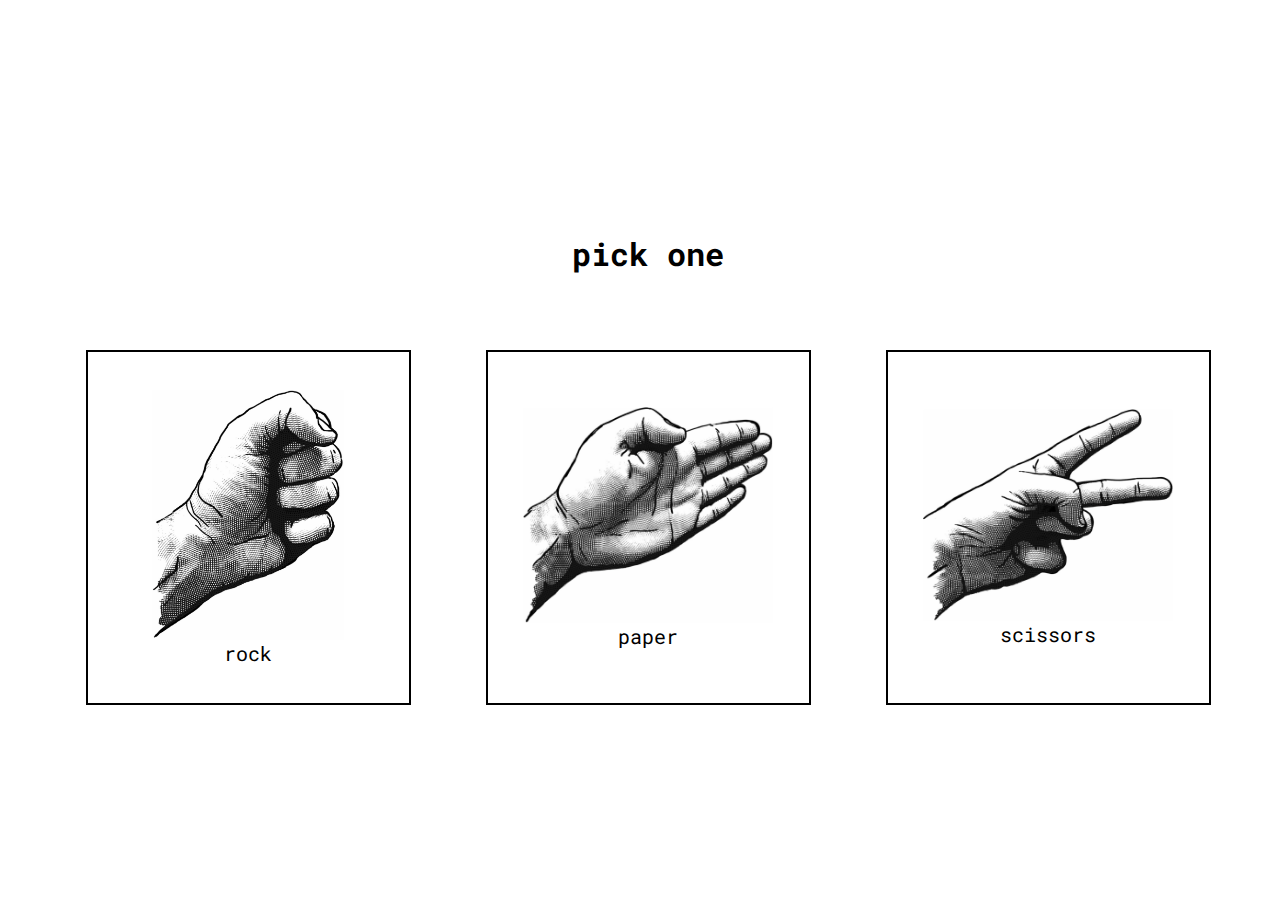
<file: index.html>
<!DOCTYPE html>
<html lang="en">

<head>
  <meta charset="UTF-8">
  <meta http-equiv="X-UA-Compatible" content="IE=edge">
  <meta name="viewport" content="width=device-width, initial-scale=1.0">
  <title>12 - Rock, Paper, Scissors || Advent of JavaScript</title>
  <link rel="stylesheet" href="./styles.css" />
</head>

<body>

  <div class="wrapper">
    <h1>pick one</h1>
    <ul>
      <li class="pick-one">
        <button>
          <img src="./images/rock.png" alt="Rock" />
          rock
        </button>
      </li>
      <li class="pick-one">
        <button>
          <img src="./images/paper.png" alt="Paper" />
          paper
        </button>
      </li>
      <li class="pick-one">
        <button>
          <img src="./images/scissors.png" alt="Scissors" />
          scissors
        </button>
      </li>
    </ul>
  </div>
  <script src="app.js"></script>
</body>

</html>
</file>
<file: styles.css>
@import url('https://fonts.googleapis.com/css2?family=Roboto+Mono:wght@700&display=swap');

body {
  min-width: 100vw;
  min-height: 100vh;
  font-family: 'Roboto Mono', monospace;
  display: flex;
  justify-content: center;
  align-items: center;
}

.wrapper {

}

h1 {
  font-weight: bold;
  font-size: 2rem;
  text-align: center;;
  margin-bottom: 75px;
}

ul {
  list-style-type: none;
  padding: 0;
  margin: 0;
  display: flex;
  gap: 75px;
}

li.pick-one {
  display: flex;
  text-align: center;
}

li.pick-one button {
  background: none;
  border: 2px solid black;
  font-family: 'Roboto Mono', monospace;
  cursor: pointer;
  height: 355px;
  width: 325px;
  font-size: 1.25rem;
  display: flex;
  flex-direction: column;
  justify-content: center;
  align-items: center;
}

li.pick-one button:hover {
  border: 10px solid #FFB800;
}

li.pick-one img {
  max-height: 250px;
  max-width: 250px;
}

/* Winner Page */
body.winner.you-win {
  background: url('./images/you-win.svg') left top no-repeat;
  background-size: auto 100%;
}

body.winner.computer-wins {
  background: url('./images/computer-wins.svg') right top no-repeat;
  background-size: auto 100%;
}

body.computer-wins h1.you-win,
body.you-win h1.computer-wins {
  visibility: hidden;
}

body.winner .wrapper {
  display: flex;
  gap: 200px;
  position: relative;
}

body.winner img {
  mix-blend-mode: multiply;;
}

.computer-pick img {
  transform: scaleX(-1);
}

.play-again {
  position: absolute;
  left: 50%;
  transform: translateX(-50%);
  bottom: 0;
  font-family: 'Roboto Mono', monospace;
  font-size: 2rem;
  border: 2px solid black;
  background: none;
  padding: 15px 85px;
  cursor: pointer;
}

.play-again:hover {
  background: black;
  color: white;
}
</file>
